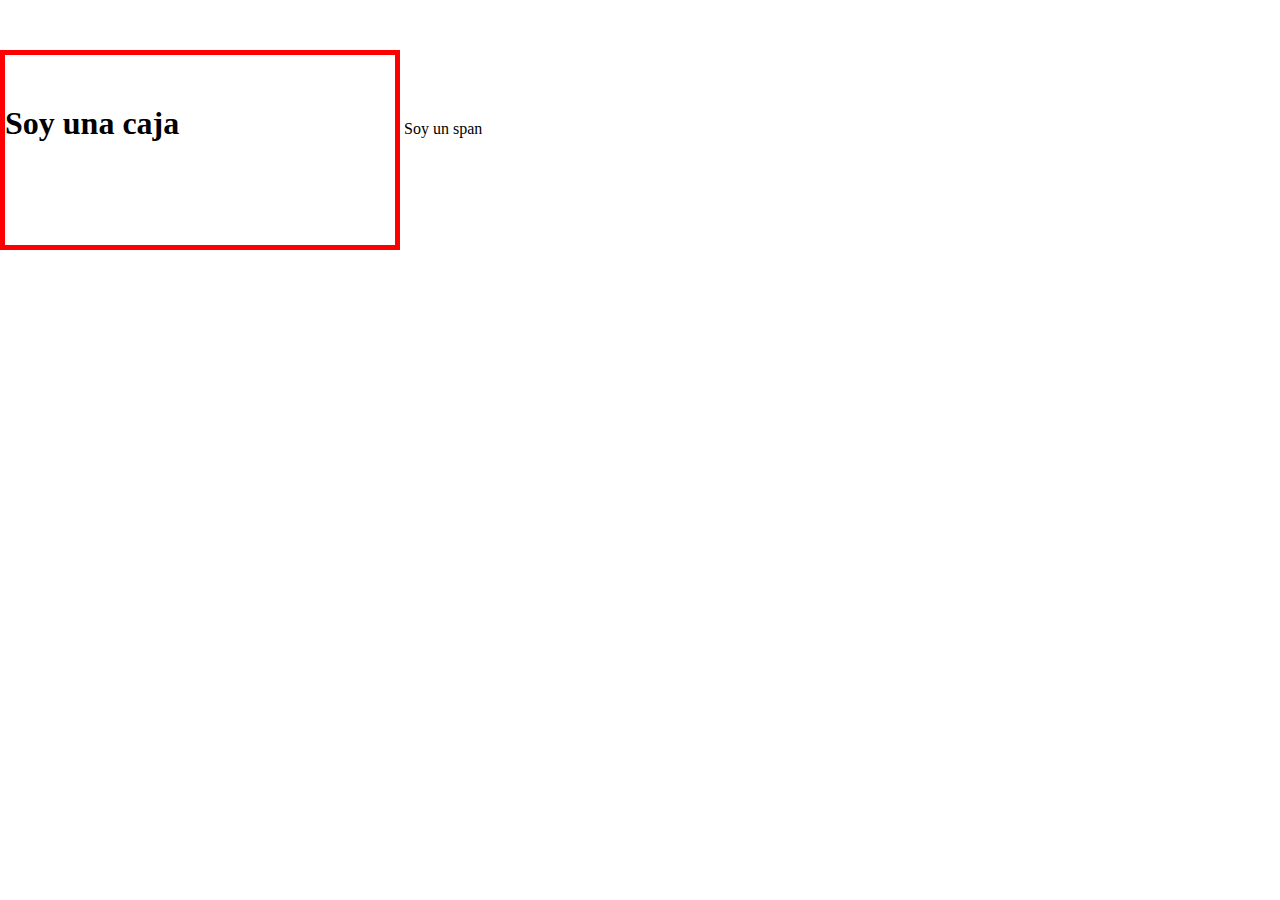
<file: Display-BoxModel/index.html>
<!DOCTYPE html>
<html lang="en">
<head>
    <meta charset="UTF-8">
    <meta name="viewport" content="width=device-width, initial-scale=1.0">
    <meta http-equiv="X-UA-Compatible" content="ie=edge">
    <link rel="stylesheet" href="./css/style.css">
    <title>Display - Box Model</title>
</head>
<body>
    <h1 class="titulo">Soy una caja</h1>
    <span for="">Soy un span</span>
</body>
</html>
</file>
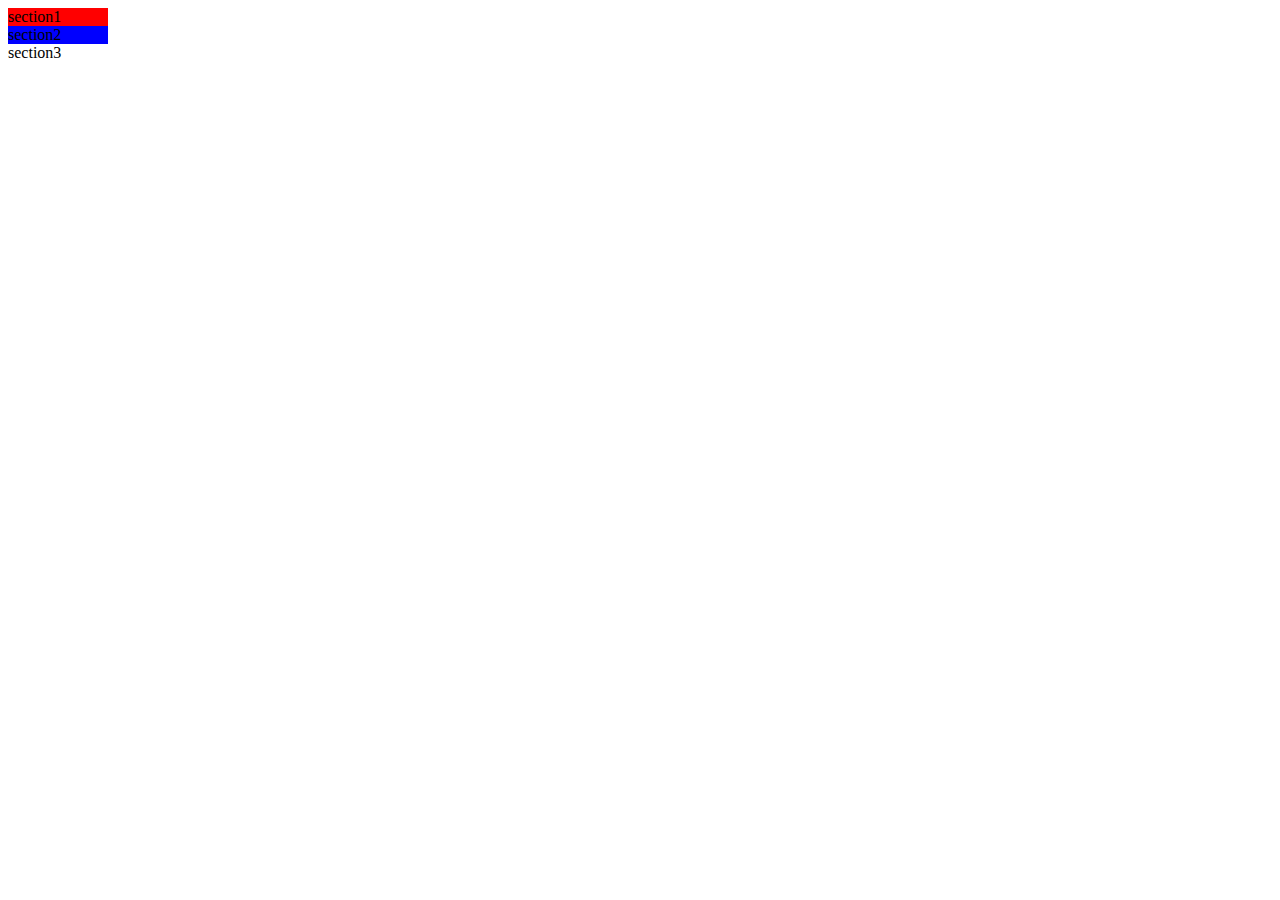
<file: Float/index.html>
<!DOCTYPE html>
<html lang="en">
<head>
    <meta charset="UTF-8">
    <meta name="viewport" content="width=device-width, initial-scale=1.0">
    <meta http-equiv="X-UA-Compatible" content="ie=edge">
    <link rel="stylesheet" href="./css/styles.css">
    <title>Document</title>
</head>
<body>
    <div id="section1">section1</div>
    <div id="section2">section2</div>
    <div id="section3">section3</div>
</body>
</html>
</file>
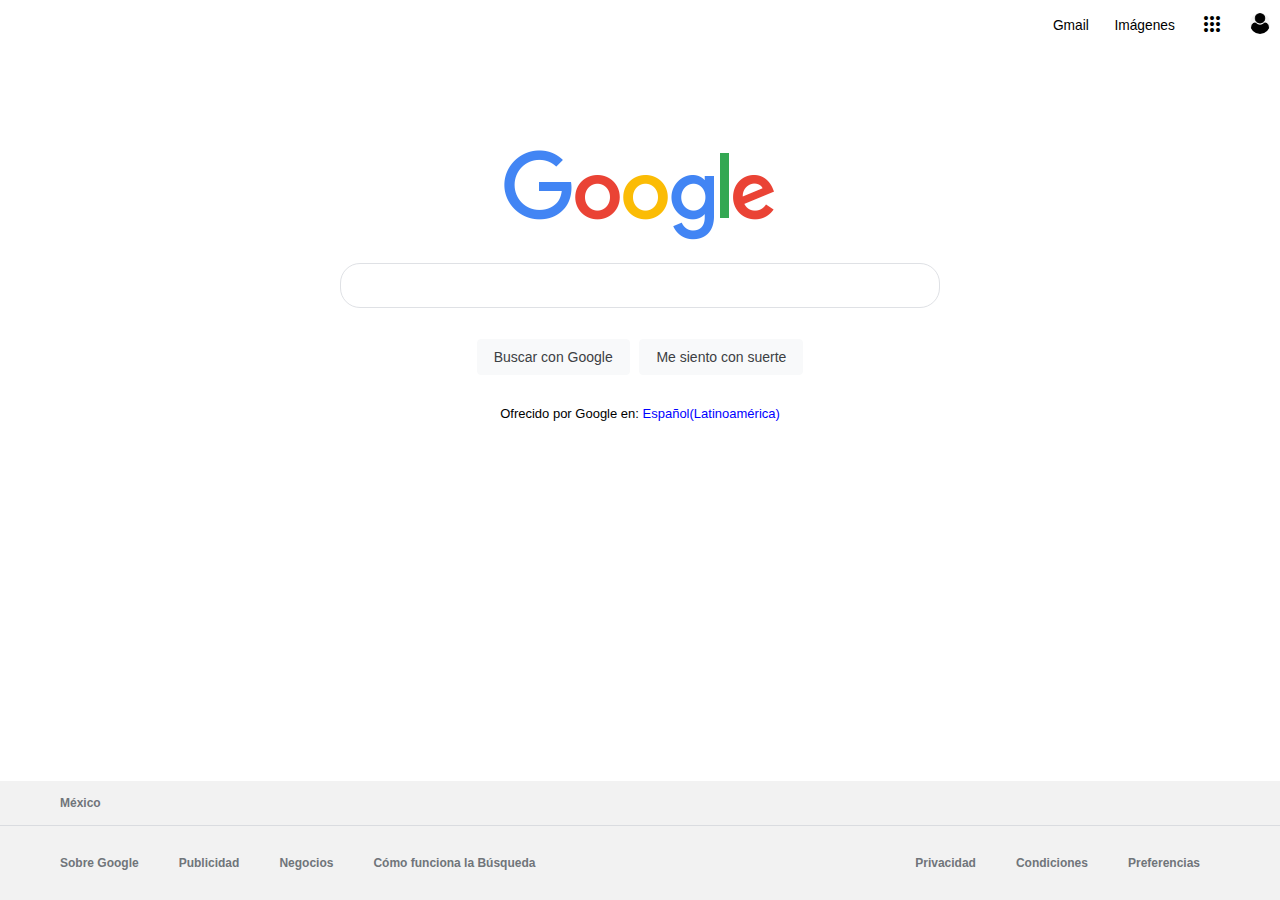
<file: Google/index.html>
<!DOCTYPE html>
<html lang="en">
<head>
    <meta charset="UTF-8">
    <meta name="viewport" content="width=device-width, initial-scale=1.0">
    <meta http-equiv="X-UA-Compatible" content="ie=edge">
    <link rel="stylesheet" href="https://fonts.googleapis.com/css2?family=Material+Symbols+Outlined:opsz,wght,FILL,GRAD@48,400,0,0" />
    <link rel="stylesheet" href="./css/styles.css">
    <title>Google</title>
</head>
<body>
    <header>
        <div>Gmail</div>
        <div>Imágenes</div>
        <div>
            <span class="material-symbols-outlined">apps</span>
        </div>
        <div class="contenedor-user">
            <img src="./images/user.png" alt="user">
        </div>
    </header>
    <main>
        <div>
            <img src="./images/google.png" alt="">
        </div>
        <div>
            <input type="text">
        </div>
        <div>
            <button>
                Buscar con Google
            </button>
            <button>
                Me siento con suerte
            </button>
        </div>
        <div>
            <span>Ofrecido por Google en: <a href="#">Español(Latinoamérica)</a></span>
        </div>
    </main>
    <footer>
        <div id="c-p">
            <p>México</p>
        </div>
        <div>
            <div id="c-l">
                <p>Sobre Google</p>
                <p>Publicidad</p>
                <p>Negocios</p>
                <p>Cómo funciona la Búsqueda</p>
            </div>
            <div id="c-r">
                <p>Privacidad</p>
                <p>Condiciones</p>
                <p>Preferencias</p>
            </div>
        </div>
    </footer>
</body>
</html>
</file>
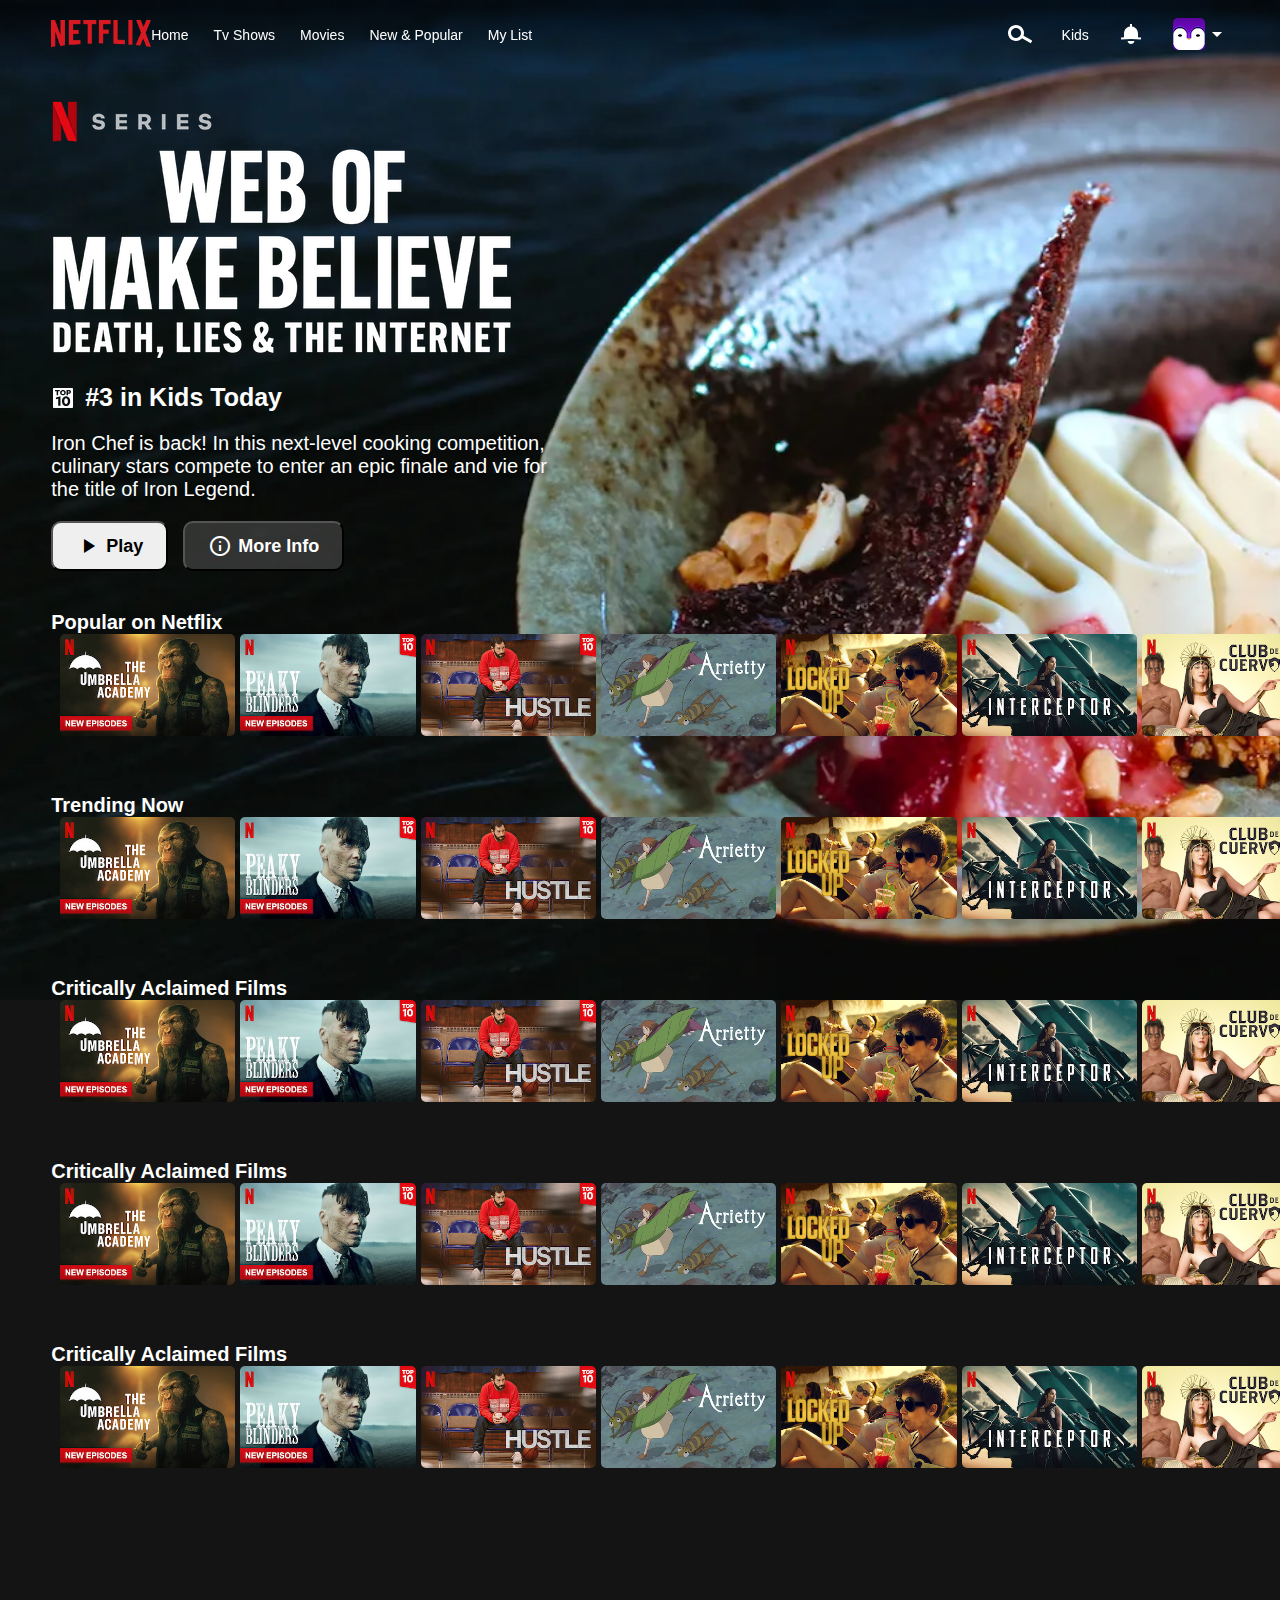
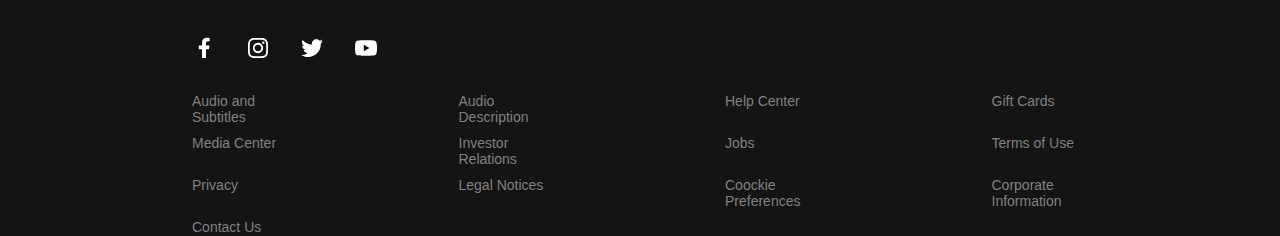
<file: Netflix/index.html>
<!DOCTYPE html>
<html lang="en">
<head>
    <meta charset="UTF-8">
    <meta name="viewport" content="width=device-width, initial-scale=1.0">
    <meta http-equiv="X-UA-Compatible" content="ie=edge">
    <link rel="stylesheet" href="https://fonts.googleapis.com/css2?family=Material+Symbols+Outlined:opsz,wght,FILL,GRAD@20..48,100..700,0..1,-50..200" />
    <link rel="stylesheet" href="https://fonts.googleapis.com/css2?family=Material+Symbols+Outlined:opsz,wght,FILL,GRAD@48,400,0,0" />
    <link rel="stylesheet" href="./assets/css/styles.css">
    <link rel="shortcut icon" href="https://assets.nflxext.com/us/ffe/siteui/common/icons/nficon2016.ico">
    <title>Home - Netflix</title>
</head>
<body>
    <div class="contenedor-header">
        <div class="contenedor-sombra">
            <div class="contenedor">
                <header>
                    <nav id="nav_menu">
                        <button>
                                <span class="material-symbols-outlined">
                                    menu
                                </span>
                        </button>
                        <a href="#" class="netflix-logo">
                            <img src="./assets/images/netflix_logo.png" alt="logo">
                        </a>
                        <ul class="menu-principal">
                            <li><a href="#">Home</a></li>
                            <li><a href="#">Tv Shows</a></li>
                            <li><a href="#">Movies</a></li>
                            <li><a href="#">New & Popular</a></li>
                            <li><a href="#">My List</a></li>
                        </ul>
                        <div class="submenu-principal">
                            <div class="ponercursor">
                                <svg width="24" height="24" viewBox="0 0 24 24" fill="none" xmlns="http://www.w3.org/2000/svg" class="search-icon"><path fill-rule="evenodd" clip-rule="evenodd" d="M13 11C13 13.7614 10.7614 16 8 16C5.23858 16 3 13.7614 3 11C3 8.23858 5.23858 6 8 6C10.7614 6 13 8.23858 13 11ZM14.0425 16.2431C12.5758 17.932 10.4126 19 8 19C3.58172 19 0 15.4183 0 11C0 6.58172 3.58172 3 8 3C12.4183 3 16 6.58172 16 11C16 11.9287 15.8417 12.8205 15.5507 13.6497L24.2533 18.7028L22.7468 21.2972L14.0425 16.2431Z" fill="currentColor"></path></svg>
                            </div>
                            <div class="ponercursor">Kids</div>
                            <div class="ponercursor">
                                    <svg width="24" height="24" viewBox="0 0 24 24" fill="none" xmlns="http://www.w3.org/2000/svg" class="Hawkins-Icon Hawkins-Icon-Standard"><path fill-rule="evenodd" clip-rule="evenodd" d="M13 4.57092C16.3922 5.05624 18.9998 7.9736 18.9998 11.5V15.2538C20.0486 15.3307 21.0848 15.4245 22.107 15.5347L21.8926 17.5232C18.7219 17.1813 15.409 17 11.9998 17C8.59056 17 5.27764 17.1813 2.10699 17.5232L1.89258 15.5347C2.91473 15.4245 3.95095 15.3307 4.99978 15.2538V11.5C4.99978 7.97345 7.6076 5.05599 11 4.57086V2H13V4.57092ZM8.62568 19.3712C8.6621 20.5173 10.1509 22 11.9993 22C13.8477 22 15.3365 20.5173 15.373 19.3712C15.38 19.1489 15.1756 19 14.9531 19H9.04555C8.82308 19 8.61862 19.1489 8.62568 19.3712Z" fill="currentColor"></path></svg>
                            </div>
                            <div class="contenedor-perfil ponercursor">
                                <div>
                                    <img src="./assets/images/icono_user.png" alt="user">
                                </div>
                                <div>
                                    <span class="material-symbols-outlined">arrow_drop_down</span>
                                </div>
                            </div>
                        </div>
                    </nav>
                </header>
            </div>
        </div>
    </div>
    <div class="contenedor" id="carrucel-principal">
        <div class="contenedor-imagen-serie">
            <div>
                <img src="./assets/images/titulo-serie.webp" alt="titulo" class="img-titulo">
            </div>
            <div class="top-pelicula">
                <svg width="24" height="24" viewBox="0 0 24 24" fill="none" xmlns="http://www.w3.org/2000/svg" class="svg-icon svg-icon-top-10-badge" style="color:#E50914"><path fill-rule="evenodd" clip-rule="evenodd" d="M3 2C2.44772 2 2 2.44772 2 3V21C2 21.5523 2.44772 22 3 22H21C21.5523 22 22 21.5523 22 21V3C22 2.44772 21.5523 2 21 2H3ZM17.2299 10.8934C16.6125 10.4971 15.8913 10.2996 15.0673 10.2996C14.2444 10.2996 13.5231 10.4971 12.9056 10.8934C12.2881 11.2905 11.8114 11.8536 11.4762 12.5839C11.1411 13.3149 10.9735 14.1695 10.9735 15.1493C10.9735 16.1383 11.1411 16.9957 11.4762 17.7221C11.8114 18.4478 12.2881 19.0091 12.9056 19.4052C13.5231 19.8014 14.2444 20 15.0673 20C15.8913 20 16.6125 19.8014 17.2299 19.4052C17.8475 19.0091 18.3242 18.4478 18.6594 17.7221C18.9945 16.9957 19.1612 16.1383 19.1612 15.1493C19.1612 14.1695 18.9945 13.3149 18.6594 12.5839C18.3242 11.8536 17.8475 11.2905 17.2299 10.8934ZM9.47922 19.7994V10.3263L4.92658 11.4351V13.2656L7.20991 12.6774V19.7994H9.47922ZM13.7606 12.9513C14.0767 12.4298 14.5117 12.1701 15.0673 12.1701C15.6239 12.1701 16.0589 12.4298 16.3751 12.9513C16.6913 13.4718 16.8489 14.2058 16.8489 15.1493C16.8489 16.0938 16.6913 16.8268 16.3751 17.3473C16.0589 17.8688 15.6239 18.1296 15.0673 18.1296C14.5117 18.1296 14.0767 17.8688 13.7606 17.3473C13.4442 16.8268 13.2868 16.0938 13.2868 15.1493C13.2868 14.2058 13.4442 13.4718 13.7606 12.9513ZM13.0737 4.19939C12.7285 4.06677 12.3485 4 11.9344 4C11.5194 4 11.1405 4.06677 10.7952 4.19939C10.4521 4.33122 10.1518 4.51771 9.89848 4.75622C9.64404 4.99367 9.44963 5.27379 9.312 5.59396C9.17437 5.91504 9.10556 6.26299 9.10556 6.63872C9.10556 7.01446 9.17437 7.36241 9.312 7.68349C9.44963 8.00352 9.64404 8.28286 9.89848 8.52136C10.1518 8.75974 10.4521 8.9453 10.7952 9.07792C11.1405 9.20976 11.5194 9.27745 11.9344 9.27745C12.3485 9.27745 12.7285 9.20976 13.0737 9.07792C13.4168 8.9453 13.7161 8.75974 13.9704 8.52136C14.2239 8.28286 14.4194 8.00352 14.557 7.68349C14.6947 7.36241 14.7635 7.01446 14.7635 6.63872C14.7635 6.26299 14.6947 5.91504 14.557 5.59396C14.4194 5.27379 14.2239 4.99367 13.9704 4.75622C13.7161 4.51771 13.4168 4.33122 13.0737 4.19939ZM8.75526 5.30869V4.12288H4V5.30869H5.63894V9.15457H7.11632V5.30869H8.75526ZM18.9904 4.3469C18.6683 4.19847 18.2893 4.12327 17.8484 4.12327H15.5101V9.15392H16.9855V7.70838H17.8484C18.2893 7.70838 18.6683 7.63318 18.9904 7.48384C19.3117 7.33541 19.5601 7.12483 19.7366 6.85484C19.9132 6.58578 20 6.26931 20 5.90845C20 5.55682 19.9132 5.24587 19.7366 4.97602C19.5601 4.70683 19.3117 4.49624 18.9904 4.3469ZM11.2392 5.39166C11.4387 5.27379 11.6701 5.21545 11.9344 5.21545C12.1988 5.21545 12.4302 5.27379 12.6297 5.39166C12.8292 5.50954 12.9849 5.67653 13.0955 5.89001C13.2072 6.10521 13.2632 6.35386 13.2632 6.63872C13.2632 6.92267 13.2072 7.17224 13.0955 7.38651C12.9849 7.60092 12.8292 7.76791 12.6297 7.88565C12.4302 8.00352 12.1988 8.062 11.9344 8.062C11.6701 8.062 11.4387 8.00352 11.2392 7.88565C11.0397 7.76791 10.8841 7.60092 10.7724 7.38651C10.6617 7.17224 10.6057 6.92267 10.6057 6.63872C10.6057 6.35386 10.6617 6.10521 10.7724 5.89001C10.8841 5.67653 11.0397 5.50954 11.2392 5.39166ZM16.9855 5.27195H17.6149C17.9252 5.27195 18.1515 5.32845 18.2913 5.43895C18.4309 5.54931 18.5017 5.70616 18.5017 5.90845C18.5017 6.11535 18.4309 6.27589 18.2913 6.38902C18.1515 6.50228 17.9252 6.55878 17.6149 6.55878H16.9855V5.27195Z" fill="currentColor"></path></svg>
                <p>#3 in Kids Today</p>
            </div>
            <div class="descripcion-pelicula">
                <p>
                    Iron Chef is back! In this next-level cooking competition, culinary stars compete to enter an epic finale and vie for the title of Iron Legend.
                </p>
            </div>
            <div class="contenedor-btn">
                <button class="btn-play ponercursor">
                    <span class="material-symbols-outlined">play_arrow</span>
                    <span>Play</span>
                </button>
                <button class="btn-more ponercursor">
                    <span class="material-symbols-outlined">info</span>
                    <span>More Info</span>
                </button>
            </div>
        </div>
    </div>
    <div class="contenedor carrucel-popular" id="primerelemento">
        <div>
            <p>Popular on Netflix</p>
        </div>
    </div>
    <div class="contenedor-popular">
        <div class="contenedor-card">
            <div class="card ponercursor">
                <div class="caratula">
                    <img src="./assets/images/card1.jpg" alt="">
                </div>
            </div>
            <div class="card ponercursor">
                <div class="caratula">
                    <img src="./assets/images/card2.jpg" alt="">
                </div>
            </div>
            <div class="card ponercursor">
                    <div class="caratula">
                    <img src="./assets/images/card3.jpg" alt="">
                </div>
            </div>
            <div class="card ponercursor">
                    <div class="caratula">
                    <img src="./assets/images/card4.webp" alt="">
                </div>
            </div>
            <div class="card ponercursor">
                    <div class="caratula">
                    <img src="./assets/images/card5.jpg" alt="">
                </div>
            </div>
            <div class="card ponercursor">
                    <div class="caratula">
                    <img src="./assets/images/card6.jpg" alt="">
                </div>
            </div>
            <div class="card ponercursor">
                    <div class="caratula">
                    <img src="./assets/images/card7.jpg" alt="">
                </div>
            </div>
            <div class="card ponercursor">
                    <div class="caratula">
                    <img src="./assets/images/card2.jpg" alt="">
                </div>
            </div>
            <div class="card ponercursor">
                    <div class="caratula">
                    <img src="./assets/images/card4.webp" alt="">
                </div>
            </div>
            <div class="card ponercursor">
                    <div class="caratula">
                    <img src="./assets/images/card1.jpg" alt="">
                </div>
            </div>
            <div class="card ponercursor">
                    <div class="caratula">
                    <img src="./assets/images/card6.jpg" alt="">
                </div>
            </div>
        </div>
    </div>
    <div class="contenedor carrucel-popular">
        <div>
            <p>Trending Now</p>
        </div>
    </div>
    <div class="contenedor-popular">
        <div class="contenedor-card">
            <div class="card ponercursor">
                <div class="caratula">
                    <img src="./assets/images/card1.jpg" alt="">
                </div>
            </div>
            <div class="card ponercursor">
                <div class="caratula">
                    <img src="./assets/images/card2.jpg" alt="">
                </div>
            </div>
            <div class="card ponercursor">
                    <div class="caratula">
                    <img src="./assets/images/card3.jpg" alt="">
                </div>
            </div>
            <div class="card ponercursor">
                    <div class="caratula">
                    <img src="./assets/images/card4.webp" alt="">
                </div>
            </div>
            <div class="card ponercursor">
                    <div class="caratula">
                    <img src="./assets/images/card5.jpg" alt="">
                </div>
            </div>
            <div class="card ponercursor">
                    <div class="caratula">
                    <img src="./assets/images/card6.jpg" alt="">
                </div>
            </div>
            <div class="card ponercursor">
                    <div class="caratula">
                    <img src="./assets/images/card7.jpg" alt="">
                </div>
            </div>
            <div class="card ponercursor">
                    <div class="caratula">
                    <img src="./assets/images/card2.jpg" alt="">
                </div>
            </div>
            <div class="card ponercursor">
                    <div class="caratula">
                    <img src="./assets/images/card4.webp" alt="">
                </div>
            </div>
            <div class="card ponercursor">
                    <div class="caratula">
                    <img src="./assets/images/card1.jpg" alt="">
                </div>
            </div>
            <div class="card ponercursor">
                    <div class="caratula">
                    <img src="./assets/images/card6.jpg" alt="">
                </div>
            </div>
        </div>
    </div>
    <div class="contenedor carrucel-popular">
        <div>
            <p>Critically Aclaimed Films</p>
        </div>
    </div>
    <div class="contenedor-popular">
        <div class="contenedor-card">
            <div class="card ponercursor">
                <div class="caratula">
                    <img src="./assets/images/card1.jpg" alt="">
                </div>
            </div>
            <div class="card ponercursor">
                <div class="caratula">
                    <img src="./assets/images/card2.jpg" alt="">
                </div>
            </div>
            <div class="card ponercursor">
                    <div class="caratula">
                    <img src="./assets/images/card3.jpg" alt="">
                </div>
            </div>
            <div class="card ponercursor">
                    <div class="caratula">
                    <img src="./assets/images/card4.webp" alt="">
                </div>
            </div>
            <div class="card ponercursor">
                    <div class="caratula">
                    <img src="./assets/images/card5.jpg" alt="">
                </div>
            </div>
            <div class="card ponercursor">
                    <div class="caratula">
                    <img src="./assets/images/card6.jpg" alt="">
                </div>
            </div>
            <div class="card ponercursor">
                    <div class="caratula">
                    <img src="./assets/images/card7.jpg" alt="">
                </div>
            </div>
            <div class="card ponercursor">
                    <div class="caratula">
                    <img src="./assets/images/card2.jpg" alt="">
                </div>
            </div>
            <div class="card ponercursor">
                    <div class="caratula">
                    <img src="./assets/images/card4.webp" alt="">
                </div>
            </div>
            <div class="card ponercursor">
                    <div class="caratula">
                    <img src="./assets/images/card1.jpg" alt="">
                </div>
            </div>
            <div class="card ponercursor">
                    <div class="caratula">
                    <img src="./assets/images/card6.jpg" alt="">
                </div>
            </div>
        </div>
    </div>
    <div class="contenedor carrucel-popular">
        <div>
            <p>Critically Aclaimed Films</p>
        </div>
    </div>
    <div class="contenedor-popular">
        <div class="contenedor-card">
            <div class="card ponercursor">
                <div class="caratula">
                    <img src="./assets/images/card1.jpg" alt="">
                </div>
            </div>
            <div class="card ponercursor">
                <div class="caratula">
                    <img src="./assets/images/card2.jpg" alt="">
                </div>
            </div>
            <div class="card ponercursor">
                    <div class="caratula">
                    <img src="./assets/images/card3.jpg" alt="">
                </div>
            </div>
            <div class="card ponercursor">
                    <div class="caratula">
                    <img src="./assets/images/card4.webp" alt="">
                </div>
            </div>
            <div class="card ponercursor">
                    <div class="caratula">
                    <img src="./assets/images/card5.jpg" alt="">
                </div>
            </div>
            <div class="card ponercursor">
                    <div class="caratula">
                    <img src="./assets/images/card6.jpg" alt="">
                </div>
            </div>
            <div class="card ponercursor">
                    <div class="caratula">
                    <img src="./assets/images/card7.jpg" alt="">
                </div>
            </div>
            <div class="card ponercursor">
                    <div class="caratula">
                    <img src="./assets/images/card2.jpg" alt="">
                </div>
            </div>
            <div class="card ponercursor">
                    <div class="caratula">
                    <img src="./assets/images/card4.webp" alt="">
                </div>
            </div>
            <div class="card ponercursor">
                    <div class="caratula">
                    <img src="./assets/images/card1.jpg" alt="">
                </div>
            </div>
            <div class="card ponercursor">
                    <div class="caratula">
                    <img src="./assets/images/card6.jpg" alt="">
                </div>
            </div>
        </div>
    </div>
    <div class="contenedor carrucel-popular">
        <div>
            <p>Critically Aclaimed Films</p>
        </div>
    </div>
    <div class="contenedor-popular">
        <div class="contenedor-card">
            <div class="card ponercursor">
                <div class="caratula">
                    <img src="./assets/images/card1.jpg" alt="">
                </div>
            </div>
            <div class="card ponercursor">
                <div class="caratula">
                    <img src="./assets/images/card2.jpg" alt="">
                </div>
            </div>
            <div class="card ponercursor">
                    <div class="caratula">
                    <img src="./assets/images/card3.jpg" alt="">
                </div>
            </div>
            <div class="card ponercursor">
                    <div class="caratula">
                    <img src="./assets/images/card4.webp" alt="">
                </div>
            </div>
            <div class="card ponercursor">
                    <div class="caratula">
                    <img src="./assets/images/card5.jpg" alt="">
                </div>
            </div>
            <div class="card ponercursor">
                    <div class="caratula">
                    <img src="./assets/images/card6.jpg" alt="">
                </div>
            </div>
            <div class="card ponercursor">
                    <div class="caratula">
                    <img src="./assets/images/card7.jpg" alt="">
                </div>
            </div>
            <div class="card ponercursor">
                    <div class="caratula">
                    <img src="./assets/images/card2.jpg" alt="">
                </div>
            </div>
            <div class="card ponercursor">
                    <div class="caratula">
                    <img src="./assets/images/card4.webp" alt="">
                </div>
            </div>
            <div class="card ponercursor">
                    <div class="caratula">
                    <img src="./assets/images/card1.jpg" alt="">
                </div>
            </div>
            <div class="card ponercursor">
                    <div class="caratula">
                    <img src="./assets/images/card6.jpg" alt="">
                </div>
            </div>
        </div>
    </div>
    <footer>
        <div class="contenido-footer">
            <section>
                <div class="">
                    <a href="" target="_blank">
                            <svg width="24" height="24" viewBox="0 0 24 24" fill="none" xmlns="http://www.w3.org/2000/svg" class="svg-icon svg-icon-facebook-logo"><path fill-rule="evenodd" clip-rule="evenodd" d="M13.9868 13.1621V21.9841H10.0418V13.1621H6.8418V9.51207H10.0468V6.73207C10.0468 3.56707 11.9318 1.82007 14.8148 1.82007C15.7616 1.83321 16.7061 1.91577 17.6408 2.06707V5.17307H16.0448C15.4952 5.10007 14.9422 5.28088 14.5419 5.66447C14.1415 6.04807 13.9373 6.59284 13.9868 7.14507V9.51207H17.4868L16.9278 13.1621H13.9868Z" fill="currentColor"></path></svg>
                    </a>
                </div>
                <div class="">
                    <a href="https://www.instagram.com/" target="_blank">
                        <svg width="24" height="24" viewBox="0 0 24 24" fill="none" xmlns="http://www.w3.org/2000/svg" class="svg-icon svg-icon-instagram-logo"><path fill-rule="evenodd" clip-rule="evenodd" d="M21.9302 16.1229C21.9586 17.6764 21.3791 19.1796 20.3152 20.3119C19.1853 21.3804 17.68 21.9606 16.1252 21.9269C14.4742 22.0209 9.52524 22.0209 7.87524 21.9269C6.32151 21.955 4.81816 21.3756 3.68524 20.3119C2.61778 19.1818 2.03769 17.6772 2.07024 16.1229C1.97724 14.4719 1.97724 9.52294 2.07024 7.87294C2.03979 6.3188 2.61957 4.8146 3.68524 3.68294C4.81792 2.61946 6.32187 2.04157 7.87524 2.07294C9.52624 1.97894 14.4752 1.97894 16.1252 2.07294C17.6791 2.04388 19.1828 2.62347 20.3152 3.68794C21.3827 4.81807 21.9628 6.32272 21.9302 7.87694C22.0232 9.52794 22.0232 14.4719 21.9302 16.1229ZM20.2002 11.9999C20.2002 10.5449 20.3202 7.42194 19.8002 6.10594C19.4575 5.23672 18.7695 4.54869 17.9002 4.20594C16.5882 3.68894 13.4612 3.80594 12.0062 3.80594C10.5512 3.80594 7.42824 3.68494 6.11224 4.20594C5.24322 4.54899 4.55529 5.23693 4.21224 6.10594C3.69524 7.41794 3.81224 10.5449 3.81224 11.9999C3.81224 13.4549 3.69124 16.5779 4.21224 17.8939C4.5556 18.7628 5.24343 19.4506 6.11224 19.7939C7.42424 20.3109 10.5522 20.1939 12.0062 20.1939C13.4602 20.1939 16.5842 20.3149 17.9002 19.7939C18.7693 19.4509 19.4572 18.763 19.8002 17.8939C20.3192 16.5819 20.2002 13.4549 20.2002 11.9999ZM17.1302 11.9999C17.1302 14.8311 14.8354 17.1264 12.0042 17.1269C9.17307 17.1275 6.87734 14.8331 6.87624 12.0019C6.87513 9.17077 9.16907 6.8746 12.0002 6.87293C13.361 6.87028 14.6668 7.40953 15.6292 8.37155C16.5916 9.33356 17.1314 10.6392 17.1292 11.9999H17.1302ZM15.3362 11.9999C15.3362 10.1596 13.8446 8.66749 12.0042 8.66694C10.1639 8.66639 8.67134 10.1576 8.67024 11.9979C8.66914 13.8383 10.1599 15.3313 12.0002 15.3329C13.8409 15.3318 15.333 13.8406 15.3352 11.9999H15.3362ZM17.3362 7.85895C16.6735 7.85895 16.1362 7.32168 16.1362 6.65894C16.1362 5.9962 16.6735 5.45894 17.3362 5.45894C17.999 5.45894 18.5363 5.9962 18.5363 6.65894C18.5381 6.97725 18.4127 7.28311 18.1879 7.50847C17.9631 7.73383 17.6576 7.86001 17.3392 7.85895H17.3362Z" fill="currentColor"></path></svg>
                    </a>
                </div>
                <div class="">
                    <a href="https://www.youtube.com/" target="_blank">
                        <svg width="24" height="24" viewBox="0 0 24 24" fill="none" xmlns="http://www.w3.org/2000/svg" class="svg-icon svg-icon-twitter-logo"><path fill-rule="evenodd" clip-rule="evenodd" d="M20.7679 8.20699C20.7912 11.5932 19.4564 14.8475 17.0619 17.242C14.6674 19.6365 11.4131 20.9713 8.02688 20.948C5.58911 20.9544 3.2014 20.2564 1.15088 18.938C1.50985 18.9771 1.87079 18.9955 2.23188 18.993C4.24756 18.9984 6.20627 18.3245 7.79188 17.08C5.87426 17.0472 4.18959 15.799 3.59988 13.974C3.8797 14.0187 4.16251 14.0421 4.44588 14.044C4.84342 14.0428 5.23922 13.9914 5.62388 13.891C3.53625 13.4666 2.03658 11.6303 2.03788 9.49999V9.44099C2.65823 9.78763 3.35178 9.98261 4.06188 10.01C2.08967 8.6933 1.48213 6.06953 2.67488 4.01999C4.9496 6.82015 8.30584 8.52335 11.9089 8.70599C11.8373 8.36899 11.8008 8.0255 11.7999 7.68099C11.8012 5.84293 12.9247 4.19202 14.634 3.51624C16.3433 2.84045 18.292 3.27679 19.5499 4.61699C20.552 4.4234 21.513 4.0573 22.3899 3.53499C22.0555 4.56892 21.3554 5.44537 20.4209 5.99999C21.3101 5.89964 22.1793 5.66707 22.9999 5.30999C22.3865 6.20227 21.6272 6.98488 20.7539 7.62499C20.7679 7.81999 20.7679 8.01399 20.7679 8.20699Z" fill="currentColor"></path></svg>
                    </a>
                </div>
                <div class="">
                    <a href="https://twitter.com/?lang=es" target="_blank">
                        <svg width="24" height="24" viewBox="0 0 24 24" fill="none" xmlns="http://www.w3.org/2000/svg" class="svg-icon svg-icon-youtube-logo"><path fill-rule="evenodd" clip-rule="evenodd" d="M22.5401 6.67C22.2881 5.71873 21.5491 4.97331 20.6001 4.713C18.8801 4.25 12.0001 4.25 12.0001 4.25C12.0001 4.25 5.12009 4.25 3.40009 4.713C2.45106 4.97331 1.71211 5.71873 1.46009 6.67C1.14277 8.42869 0.988785 10.213 1.00009 12C0.988785 13.787 1.14277 15.5713 1.46009 17.33C1.71301 18.2825 2.45414 19.0282 3.40509 19.287C5.12009 19.75 12.0051 19.75 12.0051 19.75C12.0051 19.75 18.8851 19.75 20.6001 19.287C21.5491 19.0267 22.2881 18.2813 22.5401 17.33C22.8574 15.5713 23.0114 13.787 23.0001 12C23.0114 10.213 22.8574 8.42869 22.5401 6.67ZM9.75009 15.27V8.729L15.5001 12L9.75009 15.27Z" fill="currentColor"></path></svg>
                    </a>
                </div>
            </section>
            <div class="contenedor-menu-footer">
                <div class="column">
                    <div><a href="#">Audio and Subtitles</a></div>
                    <div><a href="#">Audio Description</a></div>
                    <div><a href="#">Help Center</a></div>
                    <div><a href="#">Gift Cards</a></div>
                </div>
                <div class="column">
                    <div><a href="#">Media Center</a></div>
                    <div><a href="#">Investor Relations</a></div>
                    <div><a href="#">Jobs</a></div>
                    <div><a href="#">Terms of Use</a></div>
                </div>
                <div class="column">
                    <div><a href="#">Privacy</a></div>
                    <div><a href="#">Legal Notices</a></div>
                    <div><a href="#">Coockie Preferences</a></div>
                    <div><a href="#">Corporate Information</a></div>
                </div>
                <div class="column">
                    <div><a href="#">Contact Us</a></div>
                </div>
            </div>
            <div></div>
            <div></div>
        </div>
    </footer>
</body>
</html>
</file>
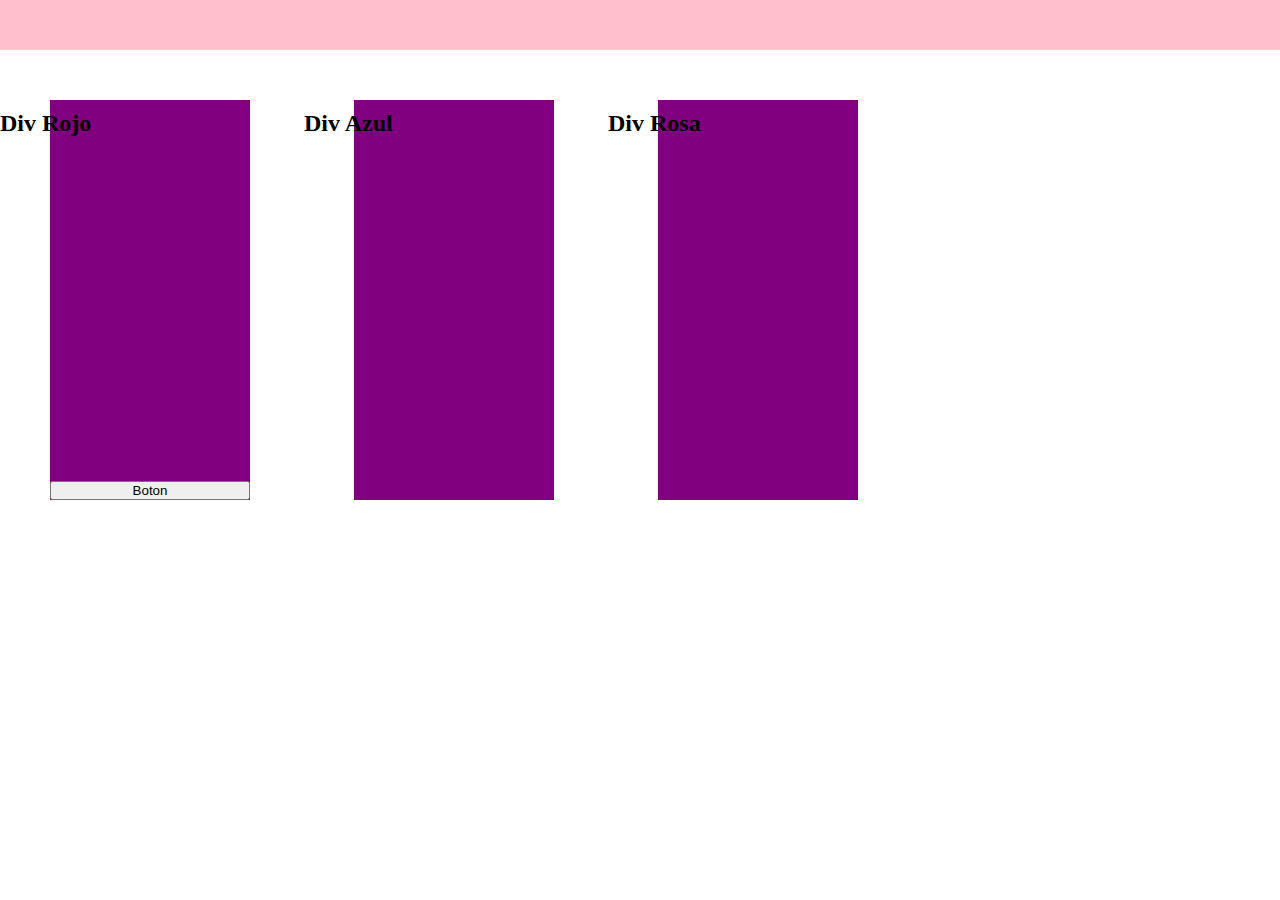
<file: Position/index.html>
<!DOCTYPE html>
<html lang="en">
<head>
    <meta charset="UTF-8">
    <meta name="viewport" content="width=device-width, initial-scale=1.0">
    <meta http-equiv="X-UA-Compatible" content="ie=edge">
    <link rel="stylesheet" href="./css/styles.css">
    <title>Position</title>
</head>
<body>
    <div class="menu">

    </div>
    <div class="card" id="rojo">
        <h2>Div Rojo</h2>
        <button class="btn">Boton</button>
    </div>
    <div class="card" id="azul">
        <h2>Div Azul</h2>
    </div>
    <div class="card" id="rosa">
            <h2>Div Rosa</h2>
        </div>
</body>
</html>
</file>
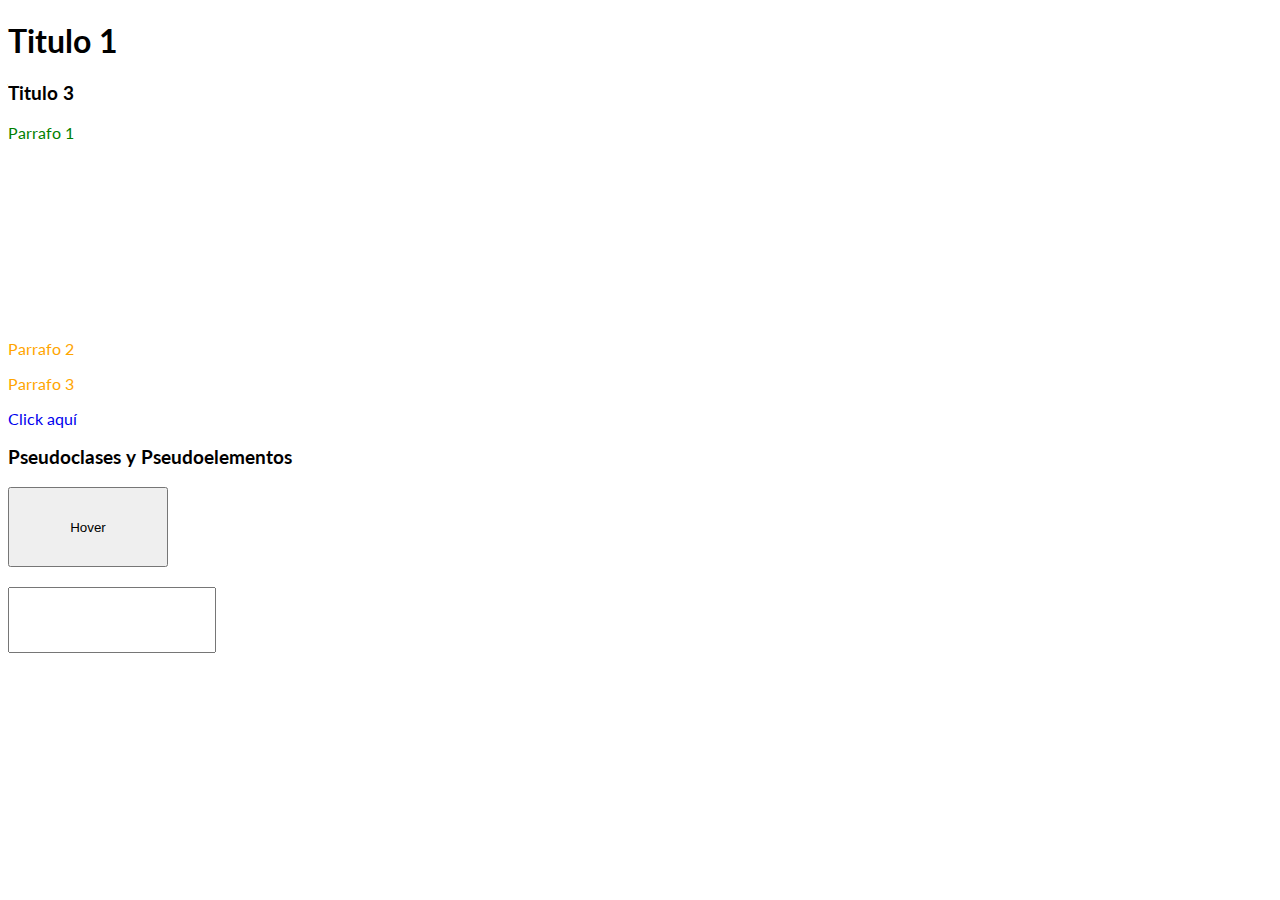
<file: introCSS/especificidad.html>
<!DOCTYPE html>
<html lang="en">
<head>
    <meta charset="UTF-8">
    <meta name="viewport" content="width=device-width, initial-scale=1.0">
    <meta http-equiv="X-UA-Compatible" content="ie=edge">
    <link rel="preconnect" href="https://fonts.googleapis.com">
    <link rel="preconnect" href="https://fonts.gstatic.com" crossorigin>
    <link href="https://fonts.googleapis.com/css2?family=Lato&display=swap" rel="stylesheet">
    <link rel="stylesheet" href="./css/especificidad.css">
    <title>Document</title>
</head>
<body>
    <h1>Titulo 1</h1>
    <h3>Titulo 3</h3>
    <p id="parrafo1">Parrafo 1</p>
    <p>Parrafo 2</p>
    <p>Parrafo 3</p>
    <a href="#">Click aquí</a>

    <h3>Pseudoclases y Pseudoelementos</h3>

    <button class="mi-boton">Hover</button>
    <input type="text" class="mi-input">
</body>
</html>
</file>
<file: Display-BoxModel/css/style.css>
* {
    box-sizing: border-box;
    margin: 0px;
    padding: 0px;
}
.titulo {
    display: inline-block;
    border: 5px solid red;
    /* padding: 50px 100px 150px 200px; */
    width: 400px;
    height: 200px;
    margin-top: 50px;
    padding-top: 50px;
}
</file>
<file: Float/css/styles.css>
* {
    width: 100px;
    hei
}
#section1 {
    float: left;
    background: red;
}
#section2 {
    float: left;
    background: blue;
}
#section3 {
    float: right;
}
</file>
<file: Google/css/styles.css>
* {
    margin: 0;
    padding: 0;
    box-sizing: border-box;
    font-size: 62.5% /* % de 16 = 10px */;
    font-family: arial,sans-serif;
}
header {
    padding: 2rem 1rem;
    display: flex;
    flex-direction: row;
    justify-content: flex-end;
    font-size: 2.2rem;
    gap: 2vw;
    align-items: center;
    height: 5rem;
}
main {
    display: flex;
    flex-direction: column;
    align-items: center;
    height: 30rem;
    gap: 2rem;
    margin-top: 10rem;
}
main input {
    display: inline-block;
    height: 4.5rem;
    border-radius: 2rem;
    width: 60rem;
    border: 1px solid #dfe1e5;
    font-size: 1.5rem;
    padding: 2rem;
}
main button {
    background-color: #f8f9fa;
    border: 1px solid #f8f9fa;
    border-radius: 4px;
    color: #3c4043;
    font-family: arial,sans-serif;
    font-size: 14px;
    margin: 11px 4px;
    padding: 0 16px;
    line-height: 27px;
    height: 36px;
    min-width: 54px;
    text-align: center;
    cursor: pointer;
    user-select: none;
}
main button:hover {
    box-shadow: 0 1px 1px rgb(0 0 0 / 10%);
    background-color: #f8f9fa;
    border: 1px solid #dadce0;
    color: #202124;
}
main a {
    text-decoration: none;
    color: blue;
    font-size: 1.3rem;
}
main span {
    font-size: 1.3rem;
}
main input:focus {outline:0;}
.contenedor-user img {
    width: 2rem;
    border-radius: 1rem;
}
footer {
    position: fixed;
    bottom: 0;
    flex: 100%;
    display: flex;
    flex-direction: column;
    background: gray;
    background: #f2f2f2;
}
footer p {
    font-size: 1.2rem;
    font-weight: bold;
    color: #70757a;
}

footer div {
    width: 100vw;
    flex: 100%;
    display: flex;
    flex-direction: row;
    padding: 1.5rem;
}
#c-p {
    border-bottom: 1px solid #dadce0;
    gap: 4rem;
    padding-left: 6rem;
}
#c-r {
    justify-content: flex-end;
    gap: 4rem;
    margin-right: 5rem;
}
#c-l {
    gap: 4rem;
    margin-left: 3rem;
}
</file>
<file: Netflix/assets/css/styles.css>
html {
    font-size: 62.5% /* % de 16 = 10px */;
}
* {
    box-sizing: border-box;
    margin: 0px;
    padding: 0px;
    font-family: 'Helvetica Neue',Helvetica,Arial,sans-serif;
    color: white;
}
body {
    overflow-x: hidden;
    background-image: url("../images/secundaria.webp");
    width: 100vw;
    height: 100vh;
    background-position: center;
    background-repeat: no-repeat;
    background-size: cover;
    background-color: #141414;
    font-size: 1.4rem;
    background-position: 0% 0%;
}
nav {
    height: 7rem;
}
.contenedor-header {
    z-index: 1;
    /* background-image: linear-gradient(to bottom,rgb(0 0 0 / 86%) 10%,rgb(0 0 0 / 34%)); */
    /* background-image: linear-gradient(to bottom,rgba(0,0,0,.7) 10%,rgba(0,0,0,0)); */
    color: white;
    width: 100vw;
    margin: auto;
    position: fixed;
    transition: background-color .25s;
    top: 0;
}
.contenedor {
    width: 92vw;
    margin: auto;
}
.ponercursor {
    cursor: pointer;
}
.menu-principal {
    width: 100rem;
    list-style: none;
    display: flex;
    flex-direction: row;
    justify-content: flex-start;
    gap: 2.5rem;
}
.menu-principal li a {
    color: inherit;
    text-decoration: none;
    transition: color .25s;
}
.menu-principal li a:hover {
    color: gray;
    transition: color .25s;
}
.submenu-principal {
    gap: 3rem;
}
nav, .submenu-principal {
    display: flex;
    flex-direction: row;
    justify-content: space-between;
    align-items: center;
}
.contenedor-perfil {
    display: flex;
    align-items: center;
}
.contenedor-perfil img {
    border-radius: .5rem;
}
.netflix-logo {
    display: inline-block;
}
.netflix-logo img {
    width: 10rem;
}
.contenedor-carrucel {
    height: 75vh;
    width: 100vw;
    /* background: linear-gradient(90deg, #00000057 60%, #ffffff00); */
    /* background: linear-gradient(77deg,rgba(0,0,0,.6) 0,rgba(0,0,0,0) 85%); */
}
.contenedor-sombra {
    background-image: linear-gradient(to bottom,rgba(0,0,0,.7) 10%,rgba(0,0,0,0));
}
.contenedor-sombra-carrucel {
    /* background-image: linear-gradient(to bottom,rgb(0 0 0 / 14%) 10%,rgba(0,0,0,0)); */
}
.img-titulo {
    /* margin-top: 5rem; */
}
.contenedor-imagen-serie {
    width: 50%;
    margin-top: 10rem;
}
.top-pelicula {
    margin-top: 2rem;
    display: flex;
    flex-direction: row;
    align-items: center;
}
.top-pelicula svg {
    margin-right: 1rem;
}
.top-pelicula p {
    font-size: 2.5rem;
    font-weight: bold;
}
.descripcion-pelicula {
    margin-top: 2rem;
    font-size: 2rem;
    width: 85%;
    text-shadow: 2px 2px 4px rgb(0 0 0 / 45%);
}
.contenedor-btn {
    margin-top: 2rem;
    display: flex;
    align-items: center;
    gap: 1.5rem;
}
.btn-play {
    display: flex;
    align-items: center;
    padding: 0 2rem;
    height: 5rem;
    justify-content: center;
    border-radius: 1rem;
    font-size: 1.8rem;
    font-weight: 600;
}
.btn-more {
    background-color: rgb(109 109 110 / 40%);
    display: flex;
    align-items: center;
    padding: 0 2rem;
    height: 5rem;
    justify-content: center;
    border-radius: 1rem;
    font-size: 1.8rem;
    font-weight: 600;
}
.btn-play span {
    color: black;
    margin: .3rem;
}
.btn-more span {
    color: inherit;
    margin: .3rem;
}
.btn-play span{
    font-variation-settings:'FILL' 1,'wght' 400,'GRAD' 0,'opsz' 48;
    color: black;
}
.contenedor-popular {
    position: relative;
    overflow-x: scroll;
    height: 12rem;
    width: 100vw;
    left: 6rem;
}
.contenedor-popular::-webkit-scrollbar {
    display: none;
}
.contenedor-card {
    display: flex;
    flex-direction: row;
    position: absolute;
    width: 155%;
}
.card {
    width: 20rem;
    margin-right: .5rem;
}
.card img {
    width: 100%;
    height: 100%;
    border-radius: .5rem;
}
.carrucel-popular {
    margin-top: 4rem
}
.carrucel-popular p {
    font-size: 2rem;
    font-weight: bold;
}
.caratula {
    height: 100%;
}
footer {
    width: 70vw;
    margin: auto;
    height: 20rem;
}
.contenido-footer {
    margin-top: 15rem;
}
.contenido-footer a {
    color: grey;
    text-decoration: none;
}
.contenido-footer a:hover {
    text-decoration: underline;
}
.contenido-footer section {
    display: flex;
    flex-direction: row;
    gap: 3rem;
}
.contenedor-menu-footer {
    margin-top: 2rem;
}
.contenedor-menu-footer .column {
    display: flex;
    flex-direction: row;
    gap: 17rem;
    justify-content: flex-start;
}
.column div {
    width: 25%;
    margin-top: 1rem;
}
#nav_menu button {
    display: none;
    background: transparent;
    border: 0;
}
/*Celulares*/
@media screen and ( max-width: 480px) {
    body {
        overflow-x: hidden;
        background-image: none;
        width: 100vw;
        height: 100vh;
        background-position: center;
        background-repeat: no-repeat;
        background-size: cover;
        background-color: #141414;
        font-size: 1.4rem;
        background-position: 0% 0%;
    }
    footer {
        display: none;
    }
    #nav_menu button {
        display: inline-block;
        background: transparent;
        border: 0;
    }
    .menu-principal {
        display: none;
    }
    .submenu-principal {
        display: none;
    }
    #nav_menu {
        justify-content: start;
        align-items: center;
        display: flex;
        flex-direction: row;
    }
    #nav_menu button {
        margin-right: 1rem;
    }
    #carrucel-principal {
        display: none;
    }
    .carrucel-popular {
        margin-top: 1.5rem;
    }
    #primerelemento {
        margin-top: 6rem;
    }
    .carrucel-popular p {
        font-size: 1.5rem;
        font-weight: bold;
    }
    .contenedor-popular {
        position: relative;
        overflow-x: scroll;
        height: 12rem;
        width: 100vw;
        left: 2rem;
    }
    .netflix-logo img {
        width: 7rem;
    }
    .card img {
        width: 20rem;
    }
}

/*Tablets*/
@media screen and ( min-width: 769px) {}
/*Escritorios*/
@media screen and ( min-width: 1024px) {}
</file>
<file: Position/css/styles.css>
* {
    padding: 0;
    margin: 0;
    box-sizing: border-box;
}
/*
div {
    height: 150px;
}

#rojo {
    background: red;
    position: absolute;
    right: 0;
    z-index: -1;
    top: 20px;
}
#azul {
    background: blue;
}
#rosa {
    background: pink;
}*/
.menu {
    background: pink;
    height: 50px;
    position: fixed;
    top: 0;
    width: 100%;
}
.card {
    display: inline-block;
    width: 200px;
    background: purple;
    height: 400px;
    margin: 100px 50px;
    position: relative;
}
.card h2 {
    position: relative;
    bottom: 0;
    right: 50px;
    top: 10px;
}
.btn {
    position: absolute;
    bottom: 0;
    width: 100%;
}
</file>
<file: introCSS/css/especificidad.css>
body {
    font-family: 'Lato', sans-serif;
}
a {
    text-decoration: none;
}
.parrafos {
    color: blue;
}
#parrafo1 {
    color: green;
    height: 200px;
    background: url("https://fondosmil.com/fondo/12662.jpg");
}
p {
    color: orange;
}

.mi-boton {
    height: 80px;
    width: 160px;
}
.mi-boton:hover {
    background-color: orange;
    font-size: 30px;
    color: rgb(255, 255, 255);
    font-weight: bold;
}
.mi-input {
    display: block;
    margin-top: 20px;
    width: 200px;
    height: 60px;
}
.mi-input:focus {
    outline-color: red;
    border-radius: 10px;
    height: 40px;
}
</file>
